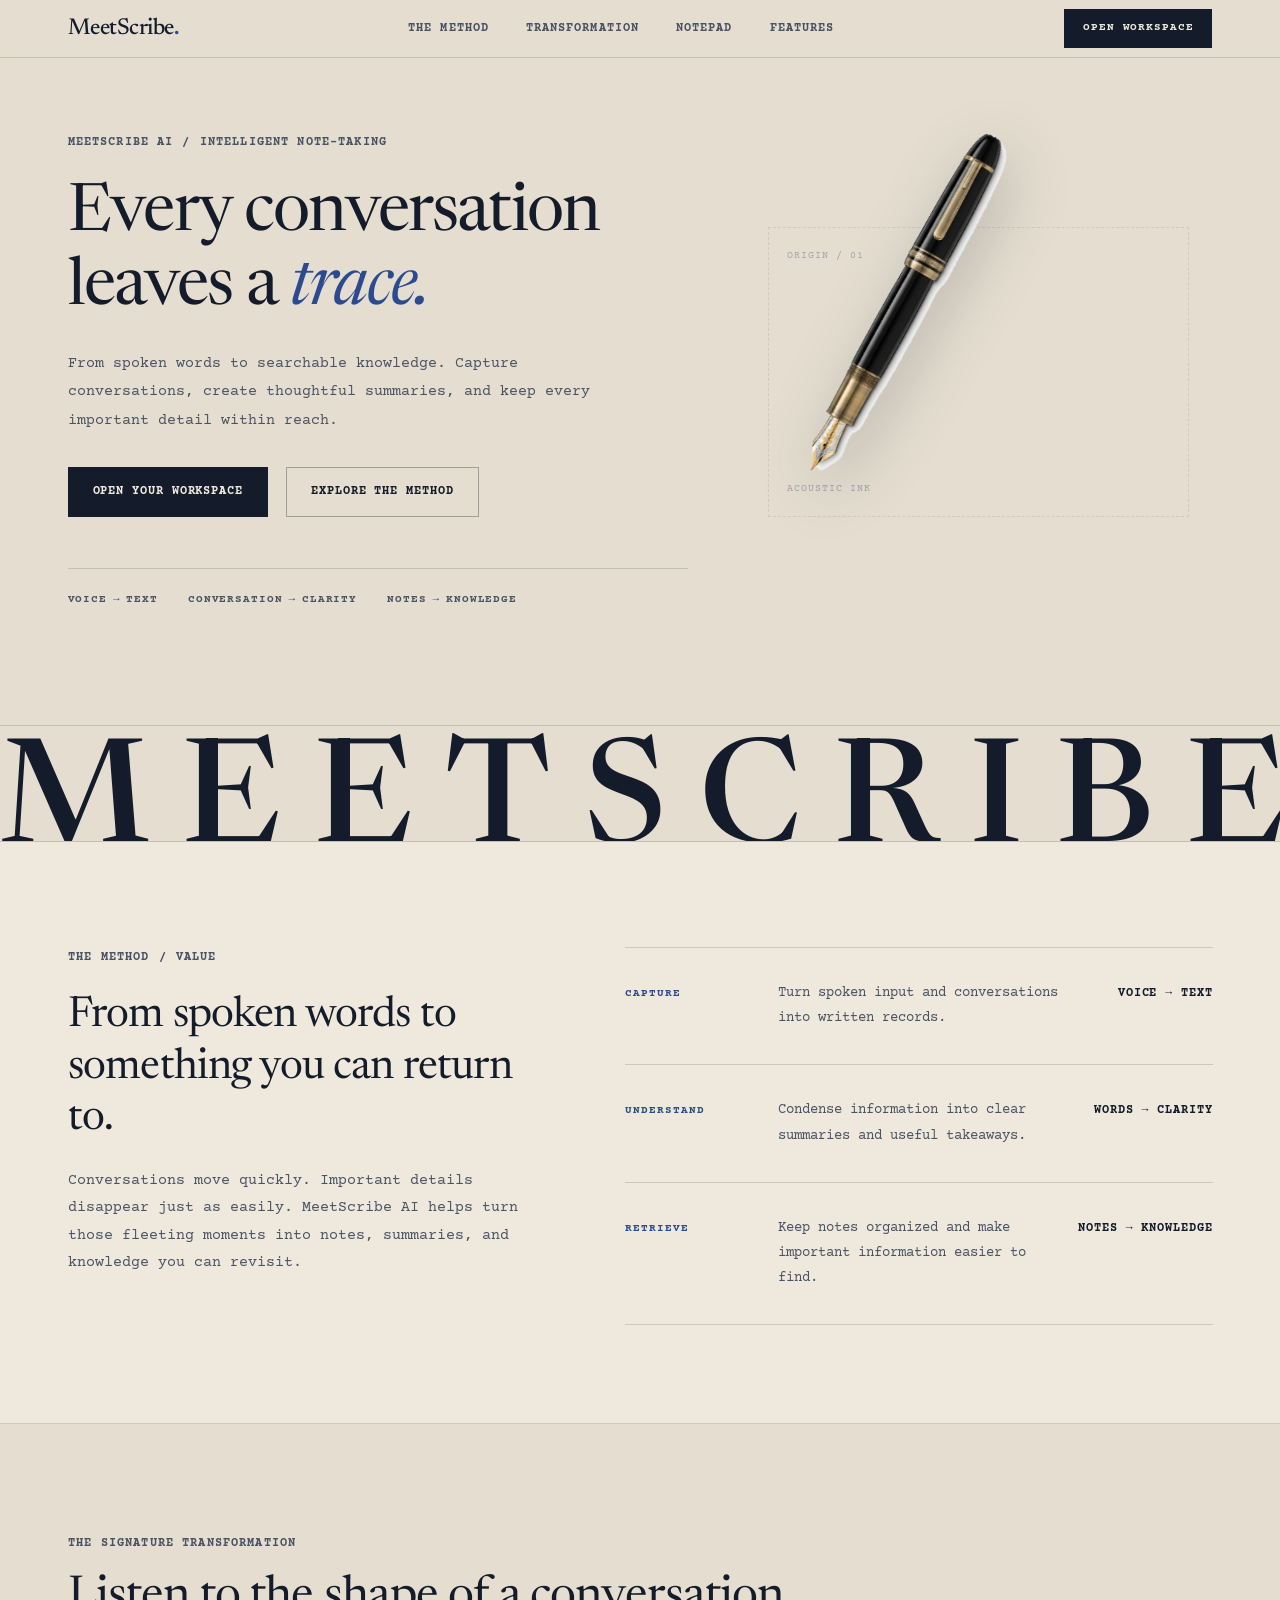
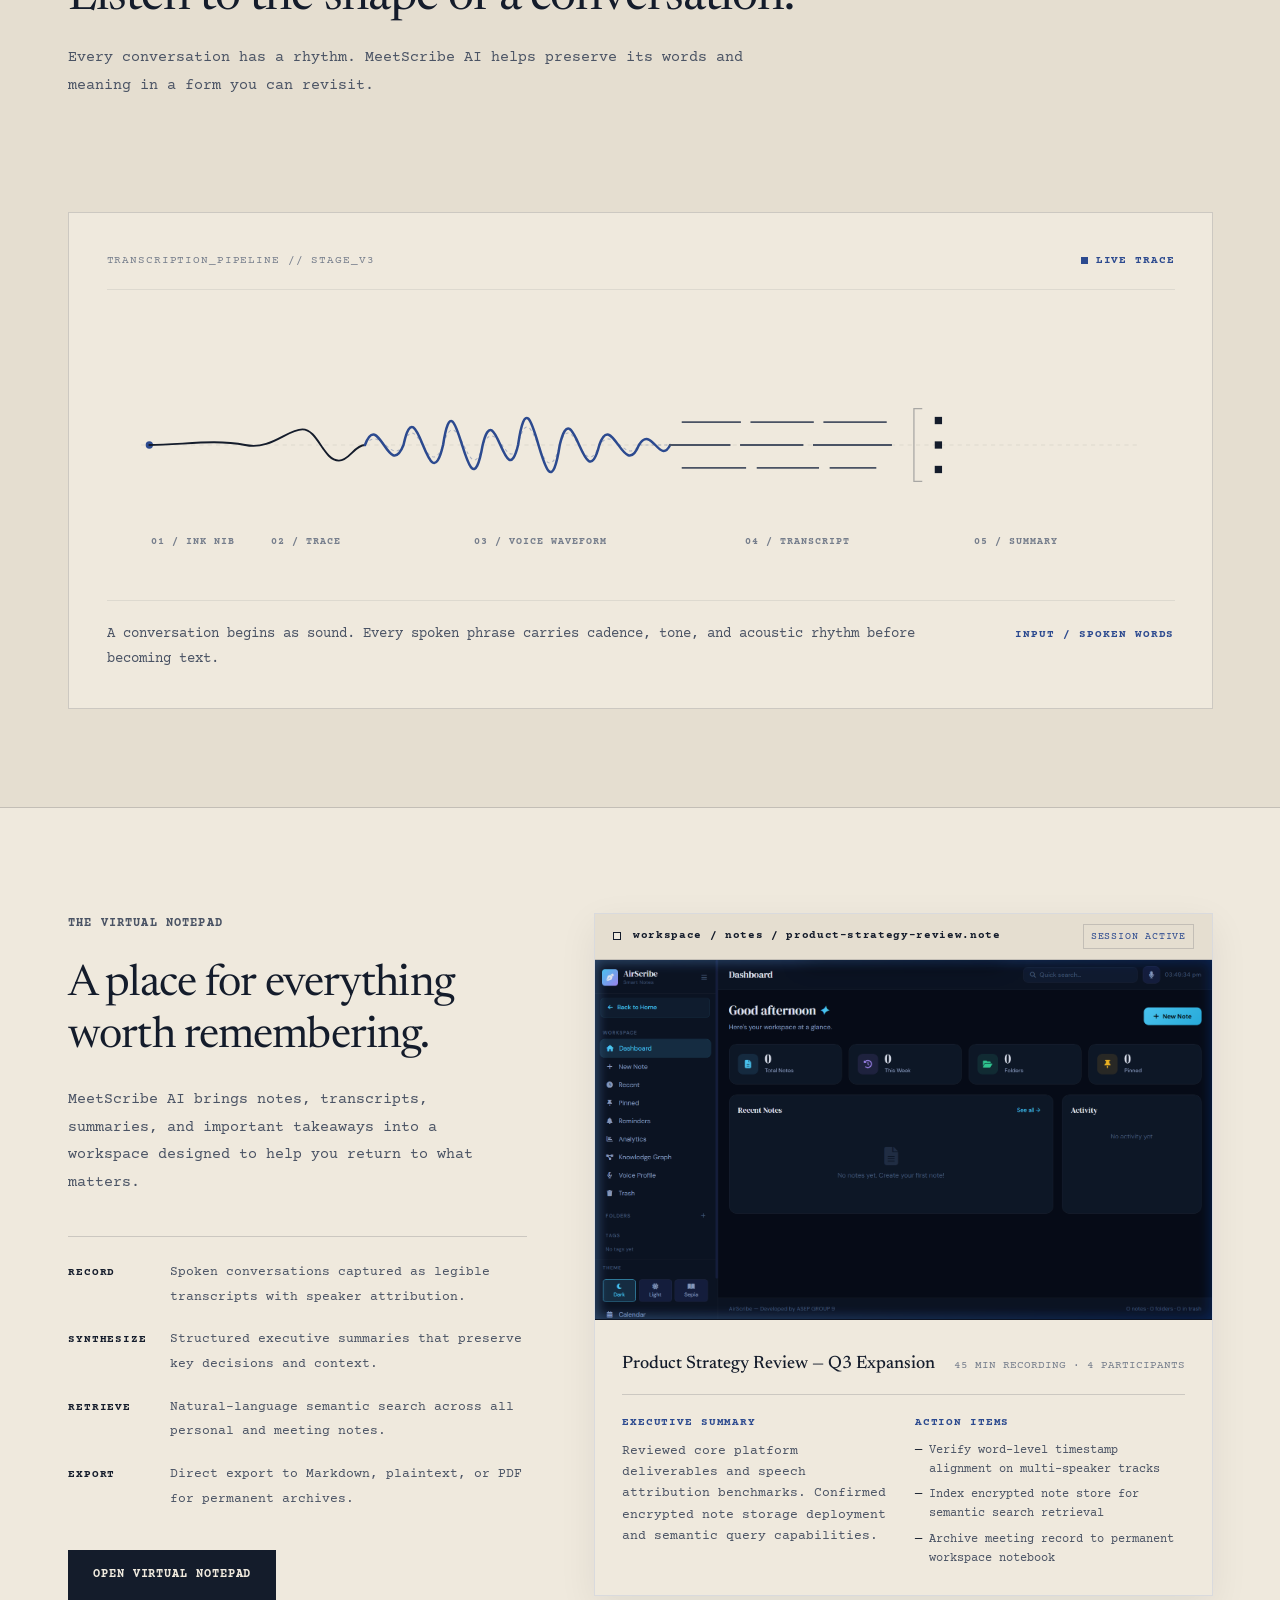
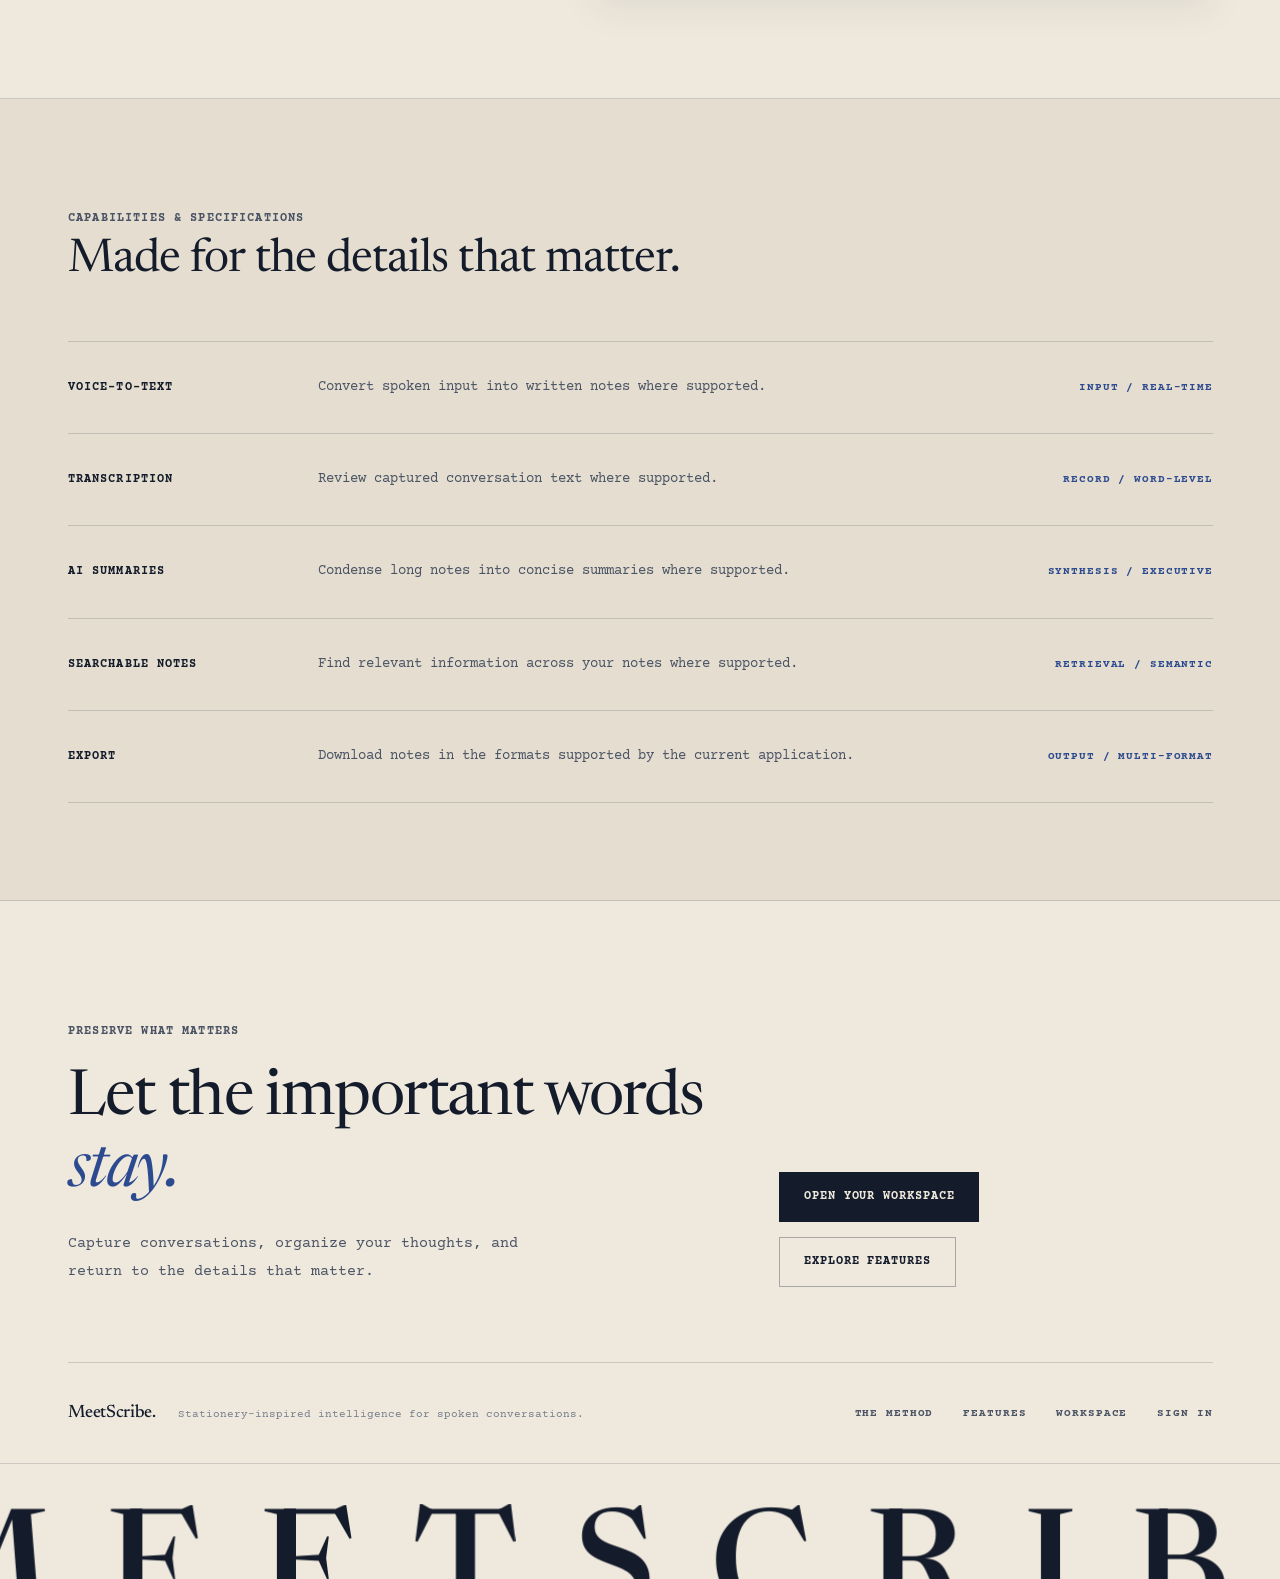
<file: index.html>
<!DOCTYPE html>
<html lang="en">
<head>
  <meta charset="UTF-8" />
  <meta name="viewport" content="width=device-width, initial-scale=1.0" />
  <title>MeetScribe AI — The Living Diary</title>
  <meta name="description" content="MeetScribe AI turns conversations into transcripts, summaries, and organized notes, helping you preserve what matters and find it when you need it." />
  <meta name="keywords" content="MeetScribe, AI Note-Taking, Transcription, Living Diary, Speech-to-Text, Voice Summaries" />

  <!-- Google Fonts: Newsreader & Courier Prime -->
  <link rel="preconnect" href="https://fonts.googleapis.com" />
  <link rel="preconnect" href="https://fonts.gstatic.com" crossorigin />
  <link href="https://fonts.googleapis.com/css2?family=Courier+Prime:ital,wght@0,400;0,700;1,400;1,700&family=Newsreader:ital,opsz,wght@0,6..72,400;0,6..72,500;0,6..72,600;1,6..72,400;1,6..72,500&display=swap" rel="stylesheet" />

  <!-- Stylesheet -->
  <link rel="stylesheet" href="landing.css" />
</head>
<body id="meetscribe-top">

  <!-- ═══════════════════════════════════════════════════
       THE TRAVELLING FOUNTAIN PEN (FIXED PRODUCT MOTIF)
       ═══════════════════════════════════════════════════ -->
  <div id="travellingPen" class="travelling-pen" aria-hidden="true">
    <img src="assets/fountain-pen.png" alt="Handcrafted vintage fountain pen" />
  </div>

  <!-- ═══════════════════════════════════════════════════
       FIXED NAVIGATION (~58PX)
       ═══════════════════════════════════════════════════ -->
  <header class="ms-navbar" id="navbar">
    <div class="ms-container ms-navbar-inner">
      <a href="#meetscribe-top" class="ms-brand-wordmark" aria-label="MeetScribe Home">
        MeetScribe<span class="period-blue">.</span>
      </a>

      <nav aria-label="Primary Navigation">
        <ul class="ms-nav-center" id="navCenter">
          <li><a href="#argument" class="ms-nav-link">The Method</a></li>
          <li><a href="#demonstration" class="ms-nav-link">Transformation</a></li>
          <li><a href="#workspace" class="ms-nav-link">Notepad</a></li>
          <li><a href="#capabilities" class="ms-nav-link">Features</a></li>
        </ul>
      </nav>

      <div class="ms-nav-right">
        <a href="AirScribe_v3.html?view=dashboard" class="btn-square-nav" id="navOpenWorkspaceBtn">Open Workspace</a>
        <button type="button" class="ms-mobile-toggle" id="mobileNavToggle" aria-label="Toggle menu" aria-expanded="false">Menu</button>
      </div>
    </div>
  </header>

  <!-- ═══════════════════════════════════════════════════
       HERO SECTION
       ═══════════════════════════════════════════════════ -->
  <section class="ms-hero" id="hero">
    <div class="ms-container ms-hero-layout">
      <!-- Left Column: Copy & Actions -->
      <div class="ms-hero-copy">
        <div class="mono-kicker">
          <span>MEETSCRIBE AI</span>
          <span>/</span>
          <span>INTELLIGENT NOTE-TAKING</span>
        </div>

        <h1 class="serif-headline ms-hero-headline">
          Every conversation leaves a <em>trace.</em>
        </h1>

        <p class="ms-hero-desc">
          From spoken words to searchable knowledge. Capture conversations, create thoughtful summaries, and keep every important detail within reach.
        </p>

        <div class="ms-hero-ctas">
          <a href="AirScribe_v3.html?view=dashboard" class="btn-square-primary" id="heroOpenWorkspace">
            Open Your Workspace
          </a>
          <a href="#demonstration" class="btn-square-secondary" id="heroExploreMethod">
            Explore The Method
          </a>
        </div>

        <!-- Hairline-topped specification strip -->
        <div class="ms-hero-spec-strip">
          <span class="ms-spec-item">VOICE <span class="arrow">→</span> TEXT</span>
          <span class="ms-spec-item">CONVERSATION <span class="arrow">→</span> CLARITY</span>
          <span class="ms-spec-item">NOTES <span class="arrow">→</span> KNOWLEDGE</span>
        </div>
      </div>

      <!-- Right Column: Visual Staging Space for Travelling Pen -->
      <div class="ms-hero-visual-staging" aria-hidden="true">
        <div class="ms-staging-box">
          <span class="ms-staging-tag">ORIGIN / 01</span>
          <span class="ms-staging-tag">ACOUSTIC INK</span>
        </div>
      </div>
    </div>

    <!-- Spread Wordmark at foot of Hero -->
    <div class="ms-spread-wordmark-wrapper">
      <div class="ms-spread-wordmark" id="heroWordmark" aria-hidden="true">
        <span class="char">M</span>
        <span class="char">E</span>
        <span class="char">E</span>
        <span class="char">T</span>
        <span class="char">S</span>
        <span class="char">C</span>
        <span class="char">R</span>
        <span class="char">I</span>
        <span class="char">B</span>
        <span class="char">E</span>
      </div>
    </div>
  </section>

  <!-- ═══════════════════════════════════════════════════
       SECTION: TWO-COLUMN PRODUCT ARGUMENT
       ═══════════════════════════════════════════════════ -->
  <section class="ms-argument-section" id="argument">
    <div class="ms-container ms-argument-grid">
      <!-- Left Column -->
      <div class="ms-argument-left reveal-entry">
        <div class="mono-kicker">
          <span>THE METHOD</span>
          <span>/</span>
          <span>VALUE</span>
        </div>
        <h2 class="serif-headline ms-argument-title">
          From spoken words to something you can return to.
        </h2>
        <p class="ms-argument-desc">
          Conversations move quickly. Important details disappear just as easily. MeetScribe AI helps turn those fleeting moments into notes, summaries, and knowledge you can revisit.
        </p>
      </div>

      <!-- Right Column: Hairline-Ruled Rows -->
      <div class="ms-argument-rows reveal-entry">
        <!-- Row 1: Capture -->
        <div class="ms-argument-row">
          <span class="mono-label-blue">CAPTURE</span>
          <p class="ms-row-desc">
            Turn spoken input and conversations into written records.
          </p>
          <span class="ms-row-value">VOICE → TEXT</span>
        </div>

        <!-- Row 2: Understand -->
        <div class="ms-argument-row">
          <span class="mono-label-blue">UNDERSTAND</span>
          <p class="ms-row-desc">
            Condense information into clear summaries and useful takeaways.
          </p>
          <span class="ms-row-value">WORDS → CLARITY</span>
        </div>

        <!-- Row 3: Retrieve -->
        <div class="ms-argument-row">
          <span class="mono-label-blue">RETRIEVE</span>
          <p class="ms-row-desc">
            Keep notes organized and make important information easier to find.
          </p>
          <span class="ms-row-value">NOTES → KNOWLEDGE</span>
        </div>
      </div>
    </div>
  </section>

  <!-- ═══════════════════════════════════════════════════
       SECTION: DEMONSTRATION — THE PEN BECOMES A WAVEFORM
       ═══════════════════════════════════════════════════ -->
  <section class="ms-demo-section" id="demonstration">
    <div class="ms-container">
      <div class="ms-demo-header reveal-entry">
        <div class="mono-kicker">
          <span>THE SIGNATURE TRANSFORMATION</span>
        </div>
        <h2 class="serif-headline ms-demo-title">
          Listen to the shape of a conversation.
        </h2>
        <p class="ms-demo-desc">
          Every conversation has a rhythm. MeetScribe AI helps preserve its words and meaning in a form you can revisit.
        </p>
      </div>

      <!-- Variant Picker Buttons -->
      <div class="ms-variant-picker reveal-entry" role="group" aria-label="Transformation Views">
        <button type="button" class="ms-variant-btn" data-variant="voice" aria-pressed="true">
          VOICE
        </button>
        <button type="button" class="ms-variant-btn" data-variant="transcript" aria-pressed="false">
          TRANSCRIPT
        </button>
        <button type="button" class="ms-variant-btn" data-variant="summary" aria-pressed="false">
          SUMMARY
        </button>
      </div>

      <!-- Fixed-in-layout Demonstration Panel -->
      <div class="ms-demo-panel reveal-entry" id="demoPanel">
        <div class="ms-demo-panel-topbar">
          <span class="ms-panel-code">TRANSCRIPTION_PIPELINE // STAGE_V3</span>
          <div class="ms-panel-indicator">
            <span class="ms-indicator-square"></span>
            <span>LIVE TRACE</span>
          </div>
        </div>

        <!-- SVG Transformation Canvas -->
        <div class="ms-demo-canvas-wrap">
          <svg class="ms-demo-svg mode-voice" id="demoSvg" viewBox="0 0 1000 240" preserveAspectRatio="xMidYMid meet" aria-label="Visual transformation of fountain pen ink into voice waveform, transcript, and organized knowledge">
            <!-- Subtle baseline guide -->
            <line x1="20" y1="120" x2="980" y2="120" class="svg-guide-line" />

            <!-- Nib origin marker -->
            <circle cx="28" cy="120" r="3.5" class="svg-nib-point" />

            <!-- Continuous transformation path: Ink Stroke -> Calligraphic Curl -> Acoustic Waveform -> Transcript -->
            <!-- 1. Fine Ink Stroke & Cursive flourish (x: 28 to 220) -->
            <path d="M 28,120 C 60,120 90,114 120,120 C 145,125 160,105 175,105 C 190,105 195,135 210,135 C 220,135 225,120 235,120" class="svg-main-path animate-stroke" />

            <!-- 2. Voice Waveform Oscillations (x: 235 to 520) -->
            <path d="M 235,120 C 248,85 258,155 272,120 C 285,60 296,180 310,120 C 322,40 334,200 348,120 C 360,70 370,170 382,120 C 395,30 408,210 422,120 C 435,65 446,175 460,120 C 472,85 484,155 498,120 C 510,100 518,140 528,120" class="svg-voice-segment animate-stroke" />

            <!-- Secondary acoustic harmonic waveform (accent in VOICE mode) -->
            <path d="M 235,120 C 250,100 260,140 272,120 C 285,80 295,160 310,120 C 325,70 335,170 348,120 C 362,90 372,150 382,120 C 396,60 406,180 422,120 C 435,80 445,160 460,120 C 475,100 485,140 498,120 L 528,120" class="svg-secondary-wave" />

            <!-- 3. Resolving into Horizontal Transcript Lines (x: 528 to 740) -->
            <!-- Transcript Line 1 (Upper) -->
            <path d="M 540,98 L 595,98 M 606,98 L 665,98 M 676,98 L 735,98" class="svg-text-line animate-stroke" />
            <!-- Transcript Line 2 (Center continuation) -->
            <path d="M 528,120 L 585,120 M 596,120 L 655,120 M 666,120 L 740,120" class="svg-text-line animate-stroke" />
            <!-- Transcript Line 3 (Lower) -->
            <path d="M 540,142 L 600,142 M 612,142 L 670,142 M 682,142 L 725,142" class="svg-text-line animate-stroke" />

            <!-- 4. Summary & Highlighted Takeaways (x: 770 to 970) -->
            <!-- Bracket -->
            <path d="M 770,85 L 762,85 L 762,155 L 770,155" class="svg-summary-bracket" />

            <!-- Takeaway row 1 -->
            <rect x="782" y="93" width="7" height="7" class="svg-takeaway-marker" />
            <line x1="798" y1="96.5" x2="945" y2="96.5" class="svg-text-line animate-stroke" />

            <!-- Takeaway row 2 (Highlighted) -->
            <rect x="782" y="116.5" width="7" height="7" class="svg-takeaway-marker" />
            <line x1="798" y1="120" x2="965" y2="120" class="svg-text-line animate-stroke" />

            <!-- Takeaway row 3 -->
            <rect x="782" y="140" width="7" height="7" class="svg-takeaway-marker" />
            <line x1="798" y1="143.5" x2="915" y2="143.5" class="svg-text-line animate-stroke" />

            <!-- Stage Labels underneath -->
            <text x="30" y="215" class="svg-label-text">01 / INK NIB</text>
            <text x="145" y="215" class="svg-label-text">02 / TRACE</text>
            <text x="340" y="215" class="svg-label-text">03 / VOICE WAVEFORM</text>
            <text x="600" y="215" class="svg-label-text">04 / TRANSCRIPT</text>
            <text x="820" y="215" class="svg-label-text">05 / SUMMARY</text>
          </svg>
        </div>

        <!-- Dynamic Description & Fact Footer -->
        <div class="ms-demo-panel-footer">
          <p class="ms-demo-dynamic-desc" id="demoVariantDesc">
            A conversation begins as sound. Every spoken phrase carries cadence, tone, and acoustic rhythm before becoming text.
          </p>
          <span class="ms-demo-dynamic-fact" id="demoVariantFact">
            INPUT / SPOKEN WORDS
          </span>
        </div>
      </div>
    </div>
  </section>

  <!-- ═══════════════════════════════════════════════════
       SECTION: MATERIAL — THE VIRTUAL NOTEPAD
       ═══════════════════════════════════════════════════ -->
  <section class="ms-material-section" id="workspace">
    <div class="ms-container ms-material-grid">
      <!-- Left Column: Copy & Value Proposition -->
      <div class="ms-material-copy reveal-entry">
        <div class="mono-kicker">
          <span>THE VIRTUAL NOTEPAD</span>
        </div>
        <h2 class="serif-headline ms-material-title">
          A place for everything worth remembering.
        </h2>
        <p class="body-lead">
          MeetScribe AI brings notes, transcripts, summaries, and important takeaways into a workspace designed to help you return to what matters.
        </p>

        <div class="ms-material-features">
          <div class="ms-mat-feature-item">
            <span class="tag">RECORD</span>
            <span>Spoken conversations captured as legible transcripts with speaker attribution.</span>
          </div>
          <div class="ms-mat-feature-item">
            <span class="tag">SYNTHESIZE</span>
            <span>Structured executive summaries that preserve key decisions and context.</span>
          </div>
          <div class="ms-mat-feature-item">
            <span class="tag">RETRIEVE</span>
            <span>Natural-language semantic search across all personal and meeting notes.</span>
          </div>
          <div class="ms-mat-feature-item">
            <span class="tag">EXPORT</span>
            <span>Direct export to Markdown, plaintext, or PDF for permanent archives.</span>
          </div>
        </div>

        <div style="padding-top: 1rem;">
          <a href="AirScribe_v3.html?view=dashboard" class="btn-square-primary">
            Open Virtual Notepad
          </a>
        </div>
      </div>

      <!-- Right Column: Authentic Workspace Showcase Preview -->
      <div class="ms-notepad-preview-card reveal-entry">
        <!-- Top bar -->
        <div class="ms-preview-topbar">
          <div class="ms-preview-title-bar">
            <span class="ms-preview-dot"></span>
            <span class="ms-preview-file-name">workspace / notes / product-strategy-review.note</span>
          </div>
          <span class="ms-preview-badge-status">SESSION ACTIVE</span>
        </div>

        <!-- Real Application Screenshot Frame -->
        <div class="ms-preview-screenshot-wrap">
          <img src="assets/dashboard-screenshot.png" alt="MeetScribe AI virtual notepad and dashboard interface" class="ms-preview-screenshot" />
        </div>

        <!-- Stationery Inspection Panel -->
        <div class="ms-preview-inspection-panel">
          <div class="ms-inspection-header">
            <h4 class="ms-inspection-title">Product Strategy Review — Q3 Expansion</h4>
            <span class="ms-inspection-meta">45 MIN RECORDING · 4 PARTICIPANTS</span>
          </div>

          <div class="ms-inspection-body">
            <div class="ms-inspection-col">
              <h5>EXECUTIVE SUMMARY</h5>
              <p>
                Reviewed core platform deliverables and speech attribution benchmarks. Confirmed encrypted note storage deployment and semantic query capabilities.
              </p>
            </div>

            <div class="ms-inspection-col">
              <h5>ACTION ITEMS</h5>
              <ul class="ms-action-item-list">
                <li>Verify word-level timestamp alignment on multi-speaker tracks</li>
                <li>Index encrypted note store for semantic search retrieval</li>
                <li>Archive meeting record to permanent workspace notebook</li>
              </ul>
            </div>
          </div>
        </div>
      </div>
    </div>
  </section>

  <!-- ═══════════════════════════════════════════════════
       SECTION: MEASUREMENTS & CAPABILITIES
       ═══════════════════════════════════════════════════ -->
  <section class="ms-capabilities-section" id="capabilities">
    <div class="ms-container">
      <div class="ms-cap-header reveal-entry">
        <div class="mono-kicker">
          <span>CAPABILITIES & SPECIFICATIONS</span>
        </div>
        <h2 class="serif-headline ms-cap-title">
          Made for the details that matter.
        </h2>
      </div>

      <div class="ms-capabilities-list reveal-entry">
        <!-- Row 1: Voice-to-Text -->
        <div class="ms-capability-row">
          <span class="ms-cap-name">VOICE-TO-TEXT</span>
          <p class="ms-cap-desc">Convert spoken input into written notes where supported.</p>
          <span class="ms-cap-tag">INPUT / REAL-TIME</span>
        </div>

        <!-- Row 2: Transcription -->
        <div class="ms-capability-row">
          <span class="ms-cap-name">TRANSCRIPTION</span>
          <p class="ms-cap-desc">Review captured conversation text where supported.</p>
          <span class="ms-cap-tag">RECORD / WORD-LEVEL</span>
        </div>

        <!-- Row 3: AI Summaries -->
        <div class="ms-capability-row">
          <span class="ms-cap-name">AI SUMMARIES</span>
          <p class="ms-cap-desc">Condense long notes into concise summaries where supported.</p>
          <span class="ms-cap-tag">SYNTHESIS / EXECUTIVE</span>
        </div>

        <!-- Row 4: Searchable Notes -->
        <div class="ms-capability-row">
          <span class="ms-cap-name">SEARCHABLE NOTES</span>
          <p class="ms-cap-desc">Find relevant information across your notes where supported.</p>
          <span class="ms-cap-tag">RETRIEVAL / SEMANTIC</span>
        </div>

        <!-- Row 5: Export -->
        <div class="ms-capability-row">
          <span class="ms-cap-name">EXPORT</span>
          <p class="ms-cap-desc">Download notes in the formats supported by the current application.</p>
          <span class="ms-cap-tag">OUTPUT / MULTI-FORMAT</span>
        </div>
      </div>
    </div>
  </section>

  <!-- ═══════════════════════════════════════════════════
       CLOSING SECTION & FOOTER
       ═══════════════════════════════════════════════════ -->
  <footer class="ms-closing-section" id="closing">
    <div class="ms-container">
      <div class="ms-closing-layout reveal-entry">
        <div class="ms-closing-copy">
          <div class="mono-kicker">
            <span>PRESERVE WHAT MATTERS</span>
          </div>
          <h2 class="serif-headline ms-closing-headline">
            Let the important words <em>stay.</em>
          </h2>
          <p class="ms-closing-desc">
            Capture conversations, organize your thoughts, and return to the details that matter.
          </p>
        </div>

        <div class="ms-closing-ctas">
          <a href="AirScribe_v3.html?view=dashboard" class="btn-square-primary">
            Open Your Workspace
          </a>
          <a href="#capabilities" class="btn-square-secondary">
            Explore Features
          </a>
        </div>
      </div>

      <!-- Thin Footer Strip -->
      <div class="ms-footer-strip">
        <div class="ms-footer-left">
          <span class="ms-footer-wordmark">MeetScribe<span class="period-blue">.</span></span>
          <span class="ms-footer-tagline">Stationery-inspired intelligence for spoken conversations.</span>
        </div>

        <ul class="ms-footer-links">
          <li><a href="#argument" class="ms-footer-link">The Method</a></li>
          <li><a href="#capabilities" class="ms-footer-link">Features</a></li>
          <li><a href="AirScribe_v3.html?view=dashboard" class="ms-footer-link">Workspace</a></li>
          <li><a href="login.html" class="ms-footer-link">Sign In</a></li>
        </ul>
      </div>
    </div>

    <!-- Bottom Spread Wordmark -->
    <div class="ms-bottom-wordmark-wrap">
      <div class="ms-bottom-wordmark" id="bottomWordmark" aria-hidden="true">
        <span class="char">M</span>
        <span class="char">E</span>
        <span class="char">E</span>
        <span class="char">T</span>
        <span class="char">S</span>
        <span class="char">C</span>
        <span class="char">R</span>
        <span class="char">I</span>
        <span class="char">B</span>
        <span class="char">E</span>
      </div>
    </div>
  </footer>

  <!-- Scripts -->
  <script src="landing.js"></script>
</body>
</html>
</file>
<file: landing.css>
/* ══════════════════════════════════════════════════════════════════
   MEETSCRIBE AI — THE LIVING DIARY
   Stationery-Inspired Editorial SaaS Design System & Stylesheet
   Pure Vanilla CSS · No Gradients · No Rounded Corners · Square Hairline Aesthetic
   ══════════════════════════════════════════════════════════════════ */

/* ── 1. DESIGN TOKENS ── */
:root {
  /* Palette */
  --c-ground: #EFE9DD;
  --c-ground-secondary: #E5DED0;
  --c-primary-ink: #141C2B;
  --c-secondary-ink: #4A5364;
  --c-muted: #767E8C;
  --c-accent-blue: #2C4A8F;
  --c-hairline: rgba(20, 28, 43, 0.16);
  --c-hairline-subtle: rgba(20, 28, 43, 0.08);
  --c-hairline-strong: rgba(20, 28, 43, 0.32);

  /* Translucent grounds for backdrop-filter nav */
  --c-nav-bg: rgba(229, 222, 208, 0.88);
  --c-panel-bg: rgba(239, 233, 221, 0.7);

  /* Typography */
  --font-serif: 'Newsreader', Georgia, 'Times New Roman', serif;
  --font-mono: 'Courier Prime', 'Courier New', Courier, monospace;

  /* Dimensions */
  --nav-height: 58px;
  --container-max: 1220px;
  --container-pad: 2.5rem;
}

/* ── 2. RESET & BASE ── */
*, *::before, *::after {
  box-sizing: border-box;
  margin: 0;
  padding: 0;
  border-radius: 0 !important; /* Strict stationery rule: square corners throughout */
}

html {
  background-color: var(--c-ground);
  color: var(--c-primary-ink);
  font-family: var(--font-mono);
  font-size: 15px;
  line-height: 1.9;
  scroll-behavior: smooth;
  -webkit-font-smoothing: antialiased;
  -moz-osx-font-smoothing: grayscale;
  text-rendering: optimizeLegibility;
}

body {
  background-color: var(--c-ground);
  color: var(--c-primary-ink);
  min-height: 100vh;
  overflow-x: hidden;
  position: relative;
}

/* Selection */
::selection {
  background-color: var(--c-accent-blue);
  color: #FFFFFF;
}

/* Links & Buttons */
a {
  color: inherit;
  text-decoration: none;
  transition: color 0.18s ease;
}

button {
  font-family: inherit;
  background: none;
  border: none;
  cursor: pointer;
  color: inherit;
}

/* Container */
.ms-container {
  width: 100%;
  max-width: var(--container-max);
  margin-left: auto;
  margin-right: auto;
  padding-left: var(--container-pad);
  padding-right: var(--container-pad);
}

/* ── 3. TYPOGRAPHY UTILITIES ── */
.serif-headline {
  font-family: var(--font-serif);
  font-weight: 400;
  letter-spacing: -0.02em;
  color: var(--c-primary-ink);
  line-height: 1.15;
}

.serif-headline em {
  font-family: var(--font-serif);
  font-style: italic;
  font-weight: 400;
  color: var(--c-accent-blue);
}

.mono-kicker {
  font-family: var(--font-mono);
  font-size: 11.5px;
  font-weight: 700;
  letter-spacing: 0.1em;
  text-transform: uppercase;
  color: var(--c-secondary-ink);
  display: inline-flex;
  align-items: center;
  gap: 0.6rem;
}

.mono-label {
  font-family: var(--font-mono);
  font-size: 11px;
  font-weight: 700;
  letter-spacing: 0.08em;
  text-transform: uppercase;
  color: var(--c-muted);
}

.mono-label-blue {
  font-family: var(--font-mono);
  font-size: 11px;
  font-weight: 700;
  letter-spacing: 0.09em;
  text-transform: uppercase;
  color: var(--c-accent-blue);
}

.body-lead {
  font-family: var(--font-mono);
  font-size: 14.5px;
  line-height: 1.9;
  color: var(--c-secondary-ink);
}

/* ── 4. SQUARE BUTTONS (NO GRADIENTS, NO ROUNDING) ── */
.btn-square-primary {
  display: inline-flex;
  align-items: center;
  justify-content: center;
  gap: 0.6rem;
  background-color: var(--c-primary-ink);
  color: var(--c-ground);
  border: 1px solid var(--c-primary-ink);
  font-family: var(--font-mono);
  font-size: 11.5px;
  font-weight: 700;
  letter-spacing: 0.08em;
  text-transform: uppercase;
  padding: 13px 24px;
  transition: all 0.2s ease;
  white-space: nowrap;
}

.btn-square-primary:hover {
  background-color: transparent;
  color: var(--c-primary-ink);
}

.btn-square-secondary {
  display: inline-flex;
  align-items: center;
  justify-content: center;
  gap: 0.6rem;
  background-color: transparent;
  color: var(--c-primary-ink);
  border: 1px solid var(--c-hairline-strong);
  font-family: var(--font-mono);
  font-size: 11.5px;
  font-weight: 700;
  letter-spacing: 0.08em;
  text-transform: uppercase;
  padding: 13px 24px;
  transition: all 0.2s ease;
  white-space: nowrap;
}

.btn-square-secondary:hover {
  border-color: var(--c-accent-blue);
  color: var(--c-accent-blue);
}

.btn-square-nav {
  display: inline-flex;
  align-items: center;
  justify-content: center;
  background-color: var(--c-primary-ink);
  color: var(--c-ground);
  border: 1px solid var(--c-primary-ink);
  font-family: var(--font-mono);
  font-size: 11px;
  font-weight: 700;
  letter-spacing: 0.08em;
  text-transform: uppercase;
  padding: 8px 18px;
  transition: all 0.2s ease;
}

.btn-square-nav:hover {
  background-color: transparent;
  color: var(--c-primary-ink);
}

/* ── 5. FIXED NAVIGATION BAR (~58px) ── */
.ms-navbar {
  position: fixed;
  top: 0;
  left: 0;
  right: 0;
  height: var(--nav-height);
  background-color: var(--c-nav-bg);
  backdrop-filter: blur(12px);
  -webkit-backdrop-filter: blur(12px);
  border-bottom: 1px solid var(--c-hairline);
  z-index: 1000;
  display: flex;
  align-items: center;
}

.ms-navbar-inner {
  display: flex;
  align-items: center;
  justify-content: space-between;
  width: 100%;
}

.ms-brand-wordmark {
  font-family: var(--font-serif);
  font-size: 23px;
  font-weight: 500;
  letter-spacing: -0.02em;
  color: var(--c-primary-ink);
  display: inline-flex;
  align-items: baseline;
}

.ms-brand-wordmark .period-blue {
  color: var(--c-accent-blue);
  font-weight: 600;
}

.ms-nav-center {
  display: flex;
  align-items: center;
  gap: 2.5rem;
  list-style: none;
}

.ms-nav-link {
  font-family: var(--font-mono);
  font-size: 11.5px;
  font-weight: 700;
  letter-spacing: 0.09em;
  text-transform: uppercase;
  color: var(--c-secondary-ink);
  transition: color 0.18s ease;
  position: relative;
  padding: 4px 0;
}

.ms-nav-link:hover {
  color: var(--c-accent-blue);
}

.ms-nav-right {
  display: flex;
  align-items: center;
  gap: 1rem;
}

.ms-mobile-toggle {
  display: none;
  font-family: var(--font-mono);
  font-size: 12px;
  font-weight: 700;
  letter-spacing: 0.08em;
  text-transform: uppercase;
  padding: 8px 12px;
  border: 1px solid var(--c-hairline);
  color: var(--c-primary-ink);
}

/* ── 6. THE TRAVELLING FOUNTAIN PEN ── */
.travelling-pen {
  position: fixed;
  z-index: 900;
  pointer-events: none;
  width: 280px;
  height: 280px;
  will-change: transform, opacity;
  transform-origin: 22% 82%; /* Natural pivoting origin near nib point */
  transition: opacity 0.4s ease;
  visibility: visible;
}

.travelling-pen img {
  width: 100%;
  height: 100%;
  object-fit: contain;
  /* Realistic, restrained stationery cut-out drop shadow */
  filter: drop-shadow(0 18px 30px rgba(20, 28, 43, 0.22));
}

.travelling-pen.pen-hidden {
  opacity: 0 !important;
  visibility: hidden !important;
}

/* ── 7. HERO SECTION ── */
.ms-hero {
  position: relative;
  min-height: calc(100vh - var(--nav-height));
  background-color: var(--c-ground-secondary);
  border-bottom: 1px solid var(--c-hairline);
  padding-top: calc(var(--nav-height) + 3.5rem);
  padding-bottom: 0; /* Wordmark anchors the baseline */
  display: flex;
  flex-direction: column;
  justify-content: space-between;
  overflow: hidden;
}

.ms-hero-layout {
  display: grid;
  grid-template-columns: 1.15fr 0.85fr;
  gap: 3rem;
  align-items: center;
  min-height: 58vh;
  position: relative;
  z-index: 2;
}

.ms-hero-copy {
  display: flex;
  flex-direction: column;
  gap: 1.6rem;
  max-width: 620px;
}

.ms-hero-headline {
  font-family: var(--font-serif);
  font-size: clamp(2.7rem, 5.2vw, 4.4rem);
  font-weight: 400;
  line-height: 1.12;
  letter-spacing: -0.025em;
  color: var(--c-primary-ink);
}

.ms-hero-headline em {
  font-family: var(--font-serif);
  font-style: italic;
  font-weight: 400;
  color: var(--c-accent-blue);
}

.ms-hero-desc {
  font-family: var(--font-mono);
  font-size: 15px;
  line-height: 1.9;
  color: var(--c-secondary-ink);
  max-width: 540px;
}

.ms-hero-ctas {
  display: flex;
  align-items: center;
  gap: 1.2rem;
  flex-wrap: wrap;
  padding-top: 0.5rem;
}

/* Specification Strip at bottom of copy column */
.ms-hero-spec-strip {
  margin-top: 1.8rem;
  padding-top: 1.4rem;
  border-top: 1px solid var(--c-hairline);
  display: flex;
  align-items: center;
  gap: 2rem;
  flex-wrap: wrap;
}

.ms-spec-item {
  font-family: var(--font-mono);
  font-size: 11px;
  font-weight: 700;
  letter-spacing: 0.08em;
  color: var(--c-secondary-ink);
  display: inline-flex;
  align-items: center;
  gap: 0.4rem;
}

.ms-spec-item .arrow {
  color: var(--c-accent-blue);
}

/* Right column spacer for the travelling pen's opening stop */
.ms-hero-visual-staging {
  position: relative;
  min-height: 380px;
  display: flex;
  align-items: center;
  justify-content: center;
}

/* Subtle stationery framing hairline box */
.ms-staging-box {
  border: 1px dashed var(--c-hairline);
  width: 90%;
  height: 290px;
  position: relative;
  display: flex;
  flex-direction: column;
  justify-content: space-between;
  padding: 1.2rem;
  opacity: 0.6;
}

.ms-staging-tag {
  font-family: var(--font-mono);
  font-size: 10px;
  letter-spacing: 0.1em;
  text-transform: uppercase;
  color: var(--c-muted);
}

/* Spread Wordmark at foot of Hero */
.ms-spread-wordmark-wrapper {
  width: 100%;
  overflow: hidden;
  border-top: 1px solid var(--c-hairline);
  position: relative;
  margin-top: 2rem;
  background-color: var(--c-ground-secondary);
}

.ms-spread-wordmark {
  display: flex;
  justify-content: space-between;
  align-items: flex-end;
  width: 100%;
  font-family: var(--font-serif);
  font-weight: 500;
  font-size: clamp(3.4rem, 11.2vw, 9.8rem);
  line-height: 0.8;
  letter-spacing: -0.035em;
  color: var(--c-primary-ink);
  user-select: none;
  pointer-events: none;
  transform: translateY(22%); /* Crop baseline slightly against the edge */
  will-change: transform;
}

.ms-spread-wordmark .char {
  display: inline-block;
  transition: transform 0.05s linear;
  will-change: transform;
}

/* ── 8. SECTION: TWO-COLUMN PRODUCT ARGUMENT ── */
.ms-argument-section {
  background-color: var(--c-ground);
  padding: 7rem 0 6.5rem;
  border-bottom: 1px solid var(--c-hairline);
  position: relative;
}

.ms-argument-grid {
  display: grid;
  grid-template-columns: 1fr 1.2fr;
  gap: 4.5rem;
  align-items: start;
}

.ms-argument-left {
  position: sticky;
  top: calc(var(--nav-height) + 3rem);
  display: flex;
  flex-direction: column;
  gap: 1.5rem;
}

.ms-argument-title {
  font-family: var(--font-serif);
  font-size: clamp(2rem, 3.5vw, 2.85rem);
  font-weight: 400;
  line-height: 1.2;
  letter-spacing: -0.02em;
}

.ms-argument-desc {
  font-family: var(--font-mono);
  font-size: 14.5px;
  line-height: 1.9;
  color: var(--c-secondary-ink);
}

.ms-argument-rows {
  border-top: 1px solid var(--c-hairline);
}

.ms-argument-row {
  display: grid;
  grid-template-columns: 130px 1fr auto;
  gap: 1.5rem;
  align-items: baseline;
  padding: 2.2rem 0;
  border-bottom: 1px solid var(--c-hairline);
  transition: background-color 0.2s ease;
}

.ms-argument-row:hover {
  background-color: rgba(20, 28, 43, 0.02);
}

.ms-row-desc {
  font-family: var(--font-mono);
  font-size: 14px;
  line-height: 1.8;
  color: var(--c-secondary-ink);
}

.ms-row-value {
  font-family: var(--font-mono);
  font-size: 11.5px;
  font-weight: 700;
  letter-spacing: 0.08em;
  color: var(--c-primary-ink);
  white-space: nowrap;
  text-align: right;
}

/* ── 9. SECTION: DEMONSTRATION (THE PEN BECOMES A VOICE WAVEFORM) ── */
.ms-demo-section {
  background-color: var(--c-ground-secondary);
  padding: 7rem 0 6.5rem;
  border-bottom: 1px solid var(--c-hairline);
  position: relative;
}

.ms-demo-header {
  max-width: 740px;
  margin-bottom: 3rem;
}

.ms-demo-header .mono-kicker {
  margin-bottom: 1rem;
}

.ms-demo-title {
  font-family: var(--font-serif);
  font-size: clamp(2.2rem, 4vw, 3.2rem);
  font-weight: 400;
  line-height: 1.2;
  letter-spacing: -0.02em;
  margin-bottom: 1.2rem;
}

.ms-demo-desc {
  font-family: var(--font-mono);
  font-size: 14.5px;
  line-height: 1.9;
  color: var(--c-secondary-ink);
}

/* Variant Picker Bar */
.ms-variant-picker {
  display: flex;
  align-items: center;
  gap: 0;
  border: 1px solid var(--c-hairline);
  background-color: var(--c-ground);
  margin-bottom: 2rem;
  width: fit-content;
}

.ms-variant-btn {
  font-family: var(--font-mono);
  font-size: 11px;
  font-weight: 700;
  letter-spacing: 0.09em;
  text-transform: uppercase;
  padding: 11px 22px;
  border: none;
  border-right: 1px solid var(--c-hairline);
  background-color: transparent;
  color: var(--c-secondary-ink);
  transition: all 0.18s ease;
  position: relative;
}

.ms-variant-btn:last-child {
  border-right: none;
}

.ms-variant-btn:hover {
  color: var(--c-primary-ink);
  background-color: rgba(20, 28, 43, 0.03);
}

.ms-variant-btn[aria-pressed="true"] {
  background-color: var(--c-primary-ink);
  color: var(--c-ground);
}

/* Fixed-in-layout Demonstration Panel */
.ms-demo-panel {
  background-color: var(--c-ground);
  border: 1px solid var(--c-hairline);
  position: relative;
  padding: 2.5rem;
  display: flex;
  flex-direction: column;
  gap: 2rem;
  min-height: 440px;
}

.ms-demo-panel-topbar {
  display: flex;
  justify-content: space-between;
  align-items: center;
  padding-bottom: 1.2rem;
  border-bottom: 1px solid var(--c-hairline-subtle);
}

.ms-panel-code {
  font-family: var(--font-mono);
  font-size: 11px;
  letter-spacing: 0.08em;
  color: var(--c-muted);
}

.ms-panel-indicator {
  display: inline-flex;
  align-items: center;
  gap: 0.5rem;
  font-family: var(--font-mono);
  font-size: 11px;
  font-weight: 700;
  letter-spacing: 0.08em;
  color: var(--c-accent-blue);
}

.ms-indicator-square {
  width: 7px;
  height: 7px;
  background-color: var(--c-accent-blue);
}

/* SVG Container */
.ms-demo-canvas-wrap {
  position: relative;
  width: 100%;
  height: 250px;
  display: flex;
  align-items: center;
  justify-content: center;
}

.ms-demo-svg {
  width: 100%;
  height: 100%;
  overflow: visible;
}

/* Stroke Styling */
.svg-nib-point {
  fill: var(--c-accent-blue);
}

.svg-guide-line {
  stroke: var(--c-hairline-subtle);
  stroke-width: 1;
  stroke-dasharray: 4 4;
}

.svg-main-path {
  fill: none;
  stroke: var(--c-primary-ink);
  stroke-width: 1.8;
  stroke-linecap: round;
  stroke-linejoin: round;
  transition: stroke 0.3s ease, stroke-width 0.3s ease;
}

.svg-voice-segment {
  fill: none;
  stroke: var(--c-primary-ink);
  stroke-width: 1.8;
  stroke-linecap: round;
  stroke-linejoin: round;
  transition: all 0.35s ease;
}

.svg-secondary-wave {
  fill: none;
  stroke: rgba(44, 74, 143, 0.35);
  stroke-width: 1;
  stroke-dasharray: 3 3;
  opacity: 0;
  transition: opacity 0.35s ease;
}

.svg-text-line {
  stroke: var(--c-secondary-ink);
  stroke-width: 1.8;
  stroke-linecap: square;
  transition: all 0.35s ease;
}

.svg-summary-bracket {
  fill: none;
  stroke: var(--c-hairline-strong);
  stroke-width: 1.2;
}

.svg-takeaway-marker {
  fill: var(--c-primary-ink);
  transition: fill 0.35s ease;
}

.svg-label-text {
  font-family: var(--font-mono);
  font-size: 9.5px;
  font-weight: 700;
  letter-spacing: 0.1em;
  text-transform: uppercase;
  fill: var(--c-muted);
}

/* Variant state modifications */
.mode-voice .svg-voice-segment {
  stroke: var(--c-accent-blue) !important;
  stroke-width: 2.4 !important;
}

.mode-voice .svg-secondary-wave {
  opacity: 1 !important;
}

.mode-transcript .svg-text-line {
  stroke: var(--c-accent-blue) !important;
  stroke-width: 2.2 !important;
}

.mode-summary .svg-takeaway-marker {
  fill: var(--c-accent-blue) !important;
}

.mode-summary .svg-summary-bracket {
  stroke: var(--c-accent-blue) !important;
  stroke-width: 1.8 !important;
}

/* Demonstration Footer Meta */
.ms-demo-panel-footer {
  display: grid;
  grid-template-columns: 1fr auto;
  gap: 2rem;
  align-items: baseline;
  padding-top: 1.4rem;
  border-top: 1px solid var(--c-hairline-subtle);
}

.ms-demo-dynamic-desc {
  font-family: var(--font-mono);
  font-size: 13.5px;
  line-height: 1.8;
  color: var(--c-secondary-ink);
  min-height: 2.4em;
  transition: opacity 0.2s ease;
}

.ms-demo-dynamic-fact {
  font-family: var(--font-mono);
  font-size: 11px;
  font-weight: 700;
  letter-spacing: 0.09em;
  color: var(--c-accent-blue);
  white-space: nowrap;
}

/* ── 10. SECTION: MATERIAL — THE VIRTUAL NOTEPAD ── */
.ms-material-section {
  background-color: var(--c-ground);
  padding: 7rem 0 6.5rem;
  border-bottom: 1px solid var(--c-hairline);
  position: relative;
}

.ms-material-grid {
  display: grid;
  grid-template-columns: 1fr 1.35fr;
  gap: 4.5rem;
  align-items: start;
}

.ms-material-copy {
  display: flex;
  flex-direction: column;
  gap: 1.6rem;
  position: sticky;
  top: calc(var(--nav-height) + 3rem);
}

.ms-material-title {
  font-family: var(--font-serif);
  font-size: clamp(2rem, 3.5vw, 2.9rem);
  font-weight: 400;
  line-height: 1.2;
  letter-spacing: -0.02em;
}

.ms-material-features {
  display: flex;
  flex-direction: column;
  gap: 1.2rem;
  margin-top: 1rem;
  border-top: 1px solid var(--c-hairline);
  padding-top: 1.5rem;
}

.ms-mat-feature-item {
  display: flex;
  align-items: baseline;
  gap: 0.8rem;
  font-family: var(--font-mono);
  font-size: 13px;
  color: var(--c-secondary-ink);
}

.ms-mat-feature-item .tag {
  font-weight: 700;
  color: var(--c-primary-ink);
  font-size: 11px;
  letter-spacing: 0.08em;
  min-width: 90px;
}

/* Authentic Virtual Notepad Preview Frame */
.ms-notepad-preview-card {
  border: 1px solid var(--c-hairline);
  background-color: #FFFFFF;
  /* Restrained, realistic stationery shadow */
  box-shadow: 0 12px 36px rgba(20, 28, 43, 0.07);
  display: flex;
  flex-direction: column;
}

.ms-preview-topbar {
  background-color: var(--c-ground-secondary);
  border-bottom: 1px solid var(--c-hairline);
  padding: 10px 18px;
  display: flex;
  align-items: center;
  justify-content: space-between;
}

.ms-preview-title-bar {
  display: flex;
  align-items: center;
  gap: 0.8rem;
}

.ms-preview-dot {
  width: 8px;
  height: 8px;
  border: 1px solid var(--c-primary-ink);
  background-color: var(--c-ground);
}

.ms-preview-file-name {
  font-family: var(--font-mono);
  font-size: 11px;
  font-weight: 700;
  letter-spacing: 0.06em;
  color: var(--c-primary-ink);
}

.ms-preview-badge-status {
  font-family: var(--font-mono);
  font-size: 10px;
  letter-spacing: 0.08em;
  text-transform: uppercase;
  color: var(--c-accent-blue);
  border: 1px solid var(--c-hairline);
  padding: 2px 7px;
}

/* Embedded Actual Screenshot Asset */
.ms-preview-screenshot-wrap {
  border-bottom: 1px solid var(--c-hairline);
  position: relative;
  overflow: hidden;
  background-color: #0b1220; /* Matches AirScribe dark theme backdrop */
}

.ms-preview-screenshot {
  width: 100%;
  height: auto;
  display: block;
  object-fit: cover;
  opacity: 0.96;
}

/* Stationery Note Inspection Panel below screenshot */
.ms-preview-inspection-panel {
  padding: 1.8rem;
  background-color: var(--c-ground);
  display: flex;
  flex-direction: column;
  gap: 1.2rem;
}

.ms-inspection-header {
  display: flex;
  justify-content: space-between;
  align-items: baseline;
  border-bottom: 1px solid var(--c-hairline);
  padding-bottom: 0.8rem;
}

.ms-inspection-title {
  font-family: var(--font-serif);
  font-size: 18px;
  font-weight: 500;
  color: var(--c-primary-ink);
}

.ms-inspection-meta {
  font-family: var(--font-mono);
  font-size: 11px;
  color: var(--c-muted);
}

.ms-inspection-body {
  display: grid;
  grid-template-columns: 1fr 1fr;
  gap: 1.5rem;
}

.ms-inspection-col {
  display: flex;
  flex-direction: column;
  gap: 0.5rem;
}

.ms-inspection-col h5 {
  font-family: var(--font-mono);
  font-size: 11px;
  font-weight: 700;
  letter-spacing: 0.08em;
  text-transform: uppercase;
  color: var(--c-accent-blue);
}

.ms-inspection-col p {
  font-family: var(--font-mono);
  font-size: 12.5px;
  line-height: 1.7;
  color: var(--c-secondary-ink);
}

.ms-action-item-list {
  list-style: none;
  display: flex;
  flex-direction: column;
  gap: 0.4rem;
}

.ms-action-item-list li {
  font-family: var(--font-mono);
  font-size: 12px;
  line-height: 1.6;
  color: var(--c-secondary-ink);
  display: flex;
  align-items: baseline;
  gap: 0.5rem;
}

.ms-action-item-list li::before {
  content: '—';
  color: var(--c-primary-ink);
}

/* ── 11. SECTION: MEASUREMENTS & CAPABILITIES ── */
.ms-capabilities-section {
  background-color: var(--c-ground-secondary);
  padding: 7rem 0 6.5rem;
  border-bottom: 1px solid var(--c-hairline);
  position: relative;
}

.ms-cap-header {
  max-width: 720px;
  margin-bottom: 3.5rem;
}

.ms-cap-title {
  font-family: var(--font-serif);
  font-size: clamp(2.2rem, 3.8vw, 3.1rem);
  font-weight: 400;
  line-height: 1.2;
  letter-spacing: -0.02em;
}

.ms-capabilities-list {
  border-top: 1px solid var(--c-hairline);
}

.ms-capability-row {
  display: grid;
  grid-template-columns: 220px 1fr 180px;
  gap: 2rem;
  align-items: baseline;
  padding: 2.2rem 0;
  border-bottom: 1px solid var(--c-hairline);
  transition: background-color 0.18s ease;
}

.ms-capability-row:hover {
  background-color: rgba(20, 28, 43, 0.02);
}

.ms-cap-name {
  font-family: var(--font-mono);
  font-size: 12px;
  font-weight: 700;
  letter-spacing: 0.09em;
  text-transform: uppercase;
  color: var(--c-primary-ink);
}

.ms-cap-desc {
  font-family: var(--font-mono);
  font-size: 14px;
  line-height: 1.8;
  color: var(--c-secondary-ink);
}

.ms-cap-tag {
  font-family: var(--font-mono);
  font-size: 11px;
  font-weight: 700;
  letter-spacing: 0.08em;
  color: var(--c-accent-blue);
  text-align: right;
  white-space: nowrap;
}

/* ── 12. SECTION: CLOSING SECTION & FOOTER ── */
.ms-closing-section {
  background-color: var(--c-ground);
  padding: 8rem 0 0;
  position: relative;
  overflow: hidden;
}

.ms-closing-layout {
  display: grid;
  grid-template-columns: 1.2fr 0.8fr;
  gap: 4rem;
  align-items: end;
  padding-bottom: 5rem;
  border-bottom: 1px solid var(--c-hairline);
}

.ms-closing-copy {
  display: flex;
  flex-direction: column;
  gap: 1.4rem;
}

.ms-closing-headline {
  font-family: var(--font-serif);
  font-size: clamp(2.6rem, 5vw, 4.2rem);
  font-weight: 400;
  line-height: 1.15;
  letter-spacing: -0.025em;
  color: var(--c-primary-ink);
}

.ms-closing-headline em {
  font-family: var(--font-serif);
  font-style: italic;
  font-weight: 400;
  color: var(--c-accent-blue);
}

.ms-closing-desc {
  font-family: var(--font-mono);
  font-size: 15px;
  line-height: 1.9;
  color: var(--c-secondary-ink);
  max-width: 500px;
}

.ms-closing-ctas {
  display: flex;
  flex-direction: column;
  gap: 1rem;
  align-items: flex-start;
  justify-content: flex-end;
}

/* Thin Footer Strip */
.ms-footer-strip {
  padding: 2.2rem 0;
  display: flex;
  justify-content: space-between;
  align-items: center;
  flex-wrap: wrap;
  gap: 1.5rem;
}

.ms-footer-left {
  display: flex;
  align-items: baseline;
  gap: 1.5rem;
}

.ms-footer-wordmark {
  font-family: var(--font-serif);
  font-size: 18px;
  font-weight: 500;
  letter-spacing: -0.02em;
  color: var(--c-primary-ink);
}

.ms-footer-tagline {
  font-family: var(--font-mono);
  font-size: 11px;
  color: var(--c-muted);
}

.ms-footer-links {
  display: flex;
  align-items: center;
  gap: 2rem;
  list-style: none;
}

.ms-footer-link {
  font-family: var(--font-mono);
  font-size: 11px;
  font-weight: 700;
  letter-spacing: 0.08em;
  text-transform: uppercase;
  color: var(--c-secondary-ink);
  transition: color 0.18s ease;
}

.ms-footer-link:hover {
  color: var(--c-accent-blue);
}

/* Bottom Spread Wordmark */
.ms-bottom-wordmark-wrap {
  width: 100%;
  overflow: hidden;
  border-top: 1px solid var(--c-hairline);
  position: relative;
  background-color: var(--c-ground);
}

.ms-bottom-wordmark {
  display: flex;
  justify-content: space-between;
  align-items: flex-end;
  width: 100%;
  font-family: var(--font-serif);
  font-weight: 500;
  font-size: clamp(3.4rem, 11.2vw, 9.8rem);
  line-height: 0.8;
  letter-spacing: -0.035em;
  color: var(--c-primary-ink);
  user-select: none;
  pointer-events: none;
  transform: translateY(22%); /* Crop baseline */
  will-change: transform;
}

.ms-bottom-wordmark .char {
  display: inline-block;
  transition: transform 0.05s linear;
  will-change: transform;
}

/* ── 13. ENTRY REVEAL TRANSITIONS ── */
.reveal-entry {
  opacity: 0;
  transform: translateY(18px);
  transition: opacity 0.7s cubic-bezier(0.16, 1, 0.3, 1), transform 0.7s cubic-bezier(0.16, 1, 0.3, 1);
  will-change: opacity, transform;
}

.reveal-entry.is-revealed {
  opacity: 1;
  transform: translateY(0);
}

/* ── 14. RESPONSIVE SAFEGUARDS ── */
@media (max-width: 1024px) {
  :root {
    --container-pad: 1.8rem;
  }

  .ms-hero-layout {
    grid-template-columns: 1fr;
    gap: 2rem;
  }

  .ms-staging-box {
    display: none;
  }

  .ms-argument-grid {
    grid-template-columns: 1fr;
    gap: 2.5rem;
  }

  .ms-argument-left {
    position: static;
  }

  .ms-material-grid {
    grid-template-columns: 1fr;
    gap: 3rem;
  }

  .ms-material-copy {
    position: static;
  }

  .ms-capability-row {
    grid-template-columns: 180px 1fr 140px;
  }

  .ms-closing-layout {
    grid-template-columns: 1fr;
    gap: 3rem;
  }
}

@media (max-width: 768px) {
  :root {
    --container-pad: 1.25rem;
  }

  .ms-nav-center {
    display: none;
    position: absolute;
    top: var(--nav-height);
    left: 0;
    right: 0;
    background-color: var(--c-ground-secondary);
    border-bottom: 1px solid var(--c-hairline);
    flex-direction: column;
    align-items: flex-start;
    padding: 1.5rem;
    gap: 1.2rem;
  }

  .ms-nav-center.is-open {
    display: flex;
  }

  .ms-mobile-toggle {
    display: inline-block;
  }

  .ms-argument-row {
    grid-template-columns: 1fr;
    gap: 0.8rem;
  }

  .ms-row-value {
    text-align: left;
  }

  .ms-capability-row {
    grid-template-columns: 1fr;
    gap: 0.6rem;
  }

  .ms-cap-tag {
    text-align: left;
  }

  .ms-preview-inspection-body {
    grid-template-columns: 1fr;
  }

  .ms-demo-panel-footer {
    grid-template-columns: 1fr;
    gap: 1rem;
  }

  .ms-footer-strip {
    flex-direction: column;
    align-items: flex-start;
    gap: 1rem;
  }

  /* Safe handling of travelling pen on small screens */
  .travelling-pen {
    display: none !important;
  }
}

/* ── 15. ACCESSIBILITY: REDUCED MOTION ── */
@media (prefers-reduced-motion: reduce) {
  *, *::before, *::after {
    animation-duration: 0.001ms !important;
    animation-iteration-count: 1 !important;
    transition-duration: 0.001ms !important;
    scroll-behavior: auto !important;
  }

  .travelling-pen {
    display: none !important;
  }

  .reveal-entry {
    opacity: 1 !important;
    transform: none !important;
  }

  .svg-main-path,
  .svg-voice-segment,
  .svg-text-line {
    stroke-dashoffset: 0 !important;
  }
}
</file>
